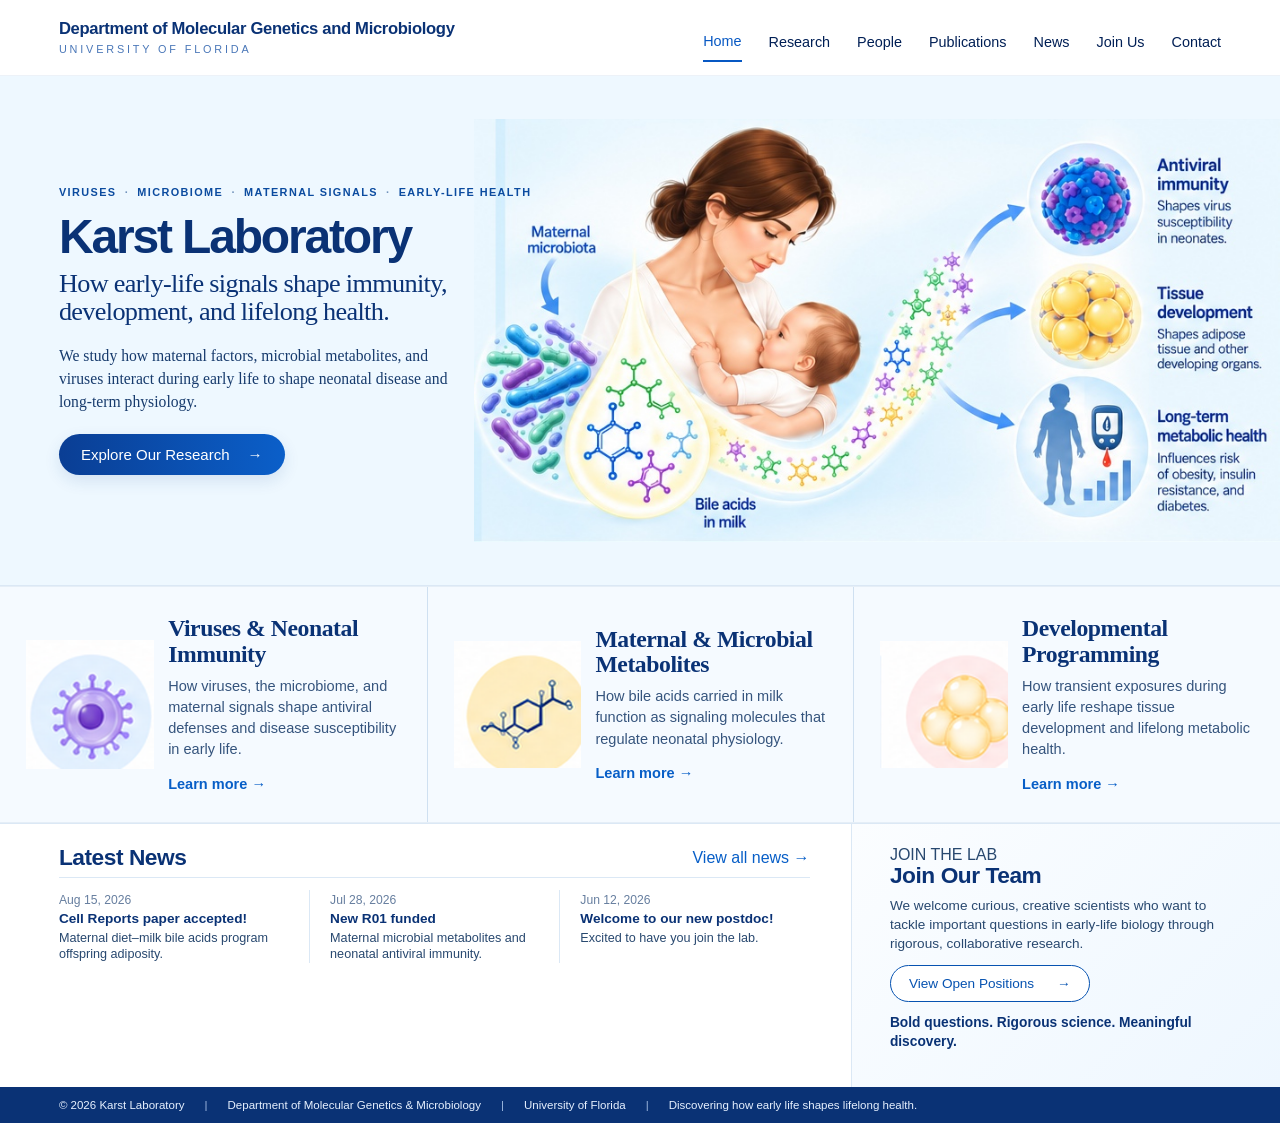
<file: index.html>
<!doctype html>
<html lang="en">
<head>
  <meta charset="utf-8">
  <meta name="viewport" content="width=device-width, initial-scale=1">
  <title>Karst Laboratory | University of Florida</title>
  <meta name="description" content="The Karst Laboratory studies how maternal factors, microbial metabolites, and viruses interact during early life to shape neonatal disease, tissue development, and long-term metabolic health.">
  <link rel="stylesheet" href="styles.css">
  <link rel="stylesheet" href="home-exact.css">
</head>

<body class="home-page">
<header class="site-header">
  <div class="brand">
    <a href="index.html" class="brand-name">Department of Molecular Genetics and Microbiology</a>
    <div class="brand-subtitle">UNIVERSITY OF FLORIDA</div>
  </div>

  <nav aria-label="Main navigation">
    <a class="active" href="index.html">Home</a>
    <a href="research.html">Research</a>
    <a href="people.html">People</a>
    <a href="publications.html">Publications</a>
    <a href="news.html">News</a>
    <a href="join.html">Join Us</a>
    <a href="contact.html">Contact</a>
  </nav>
</header>

<main>
  <section class="lab-hero">
    <div class="lab-hero-copy">
      <div class="hero-kicker">VIRUSES <span>·</span> MICROBIOME <span>·</span> MATERNAL SIGNALS <span>·</span> EARLY-LIFE HEALTH</div>
      <h1>Karst Laboratory</h1>
      <h2>How early-life signals shape immunity, development, and lifelong health.</h2>
      <p>We study how maternal factors, microbial metabolites, and viruses interact during early life to shape neonatal disease and long-term physiology.</p>
      <a class="button" href="research.html">Explore Our Research <span>→</span></a>
    </div>

    <div class="lab-hero-art">
      <img src="assets/home-hero-polished.jpg"
           alt="Maternal microbiota and bile acids in milk shape antiviral immunity, adipose tissue development, and long-term metabolic health.">
    </div>
  </section>

  <section class="home-research" aria-labelledby="research-heading">
    <div class="home-section-intro">
      <div>
        <div class="eyebrow">OUR RESEARCH</div>
        <h2 id="research-heading">From early-life signals to lifelong health</h2>
      </div>
      <a href="research.html" class="section-link">Learn more about our research →</a>
    </div>

    <div class="home-research-grid">
      <article class="home-research-card">
        <div class="home-card-image virus-card-image">
          <img src="assets/icon-virus.png" alt="Nonenveloped norovirus virion">
        </div>
        <div class="home-card-copy">
          <h3>Viruses &amp; Neonatal Immunity</h3>
          <p>How viruses, the microbiome, and maternal signals shape antiviral defenses and disease susceptibility in early life.</p>
          <a href="research.html#immunity">Learn more →</a>
        </div>
      </article>

      <article class="home-research-card">
        <div class="home-card-image">
          <img src="assets/icon-bile-acid.png" alt="Bile acid chemical structure">
        </div>
        <div class="home-card-copy">
          <h3>Maternal &amp; Microbial Metabolites</h3>
          <p>How bile acids carried in milk function as signaling molecules that regulate neonatal physiology.</p>
          <a href="research.html#bile-acids">Learn more →</a>
        </div>
      </article>

      <article class="home-research-card">
        <div class="home-card-image">
          <img src="assets/icon-adipocytes.png" alt="Adipose tissue">
        </div>
        <div class="home-card-copy">
          <h3>Developmental Programming</h3>
          <p>How transient exposures during early life reshape tissue development and lifelong metabolic health.</p>
          <a href="research.html#programming">Learn more →</a>
        </div>
      </article>
    </div>
  </section>

  <section class="home-lower">
    <div class="news-panel home-news">
      <div class="section-heading">
        <h2>Latest News</h2>
        <a href="news.html">View all news →</a>
      </div>

      <div class="news-items">
        <article>
          <span class="date">Aug 15, 2026</span>
          <h4>Cell Reports paper accepted!</h4>
          <p>Maternal diet–milk bile acids program offspring adiposity.</p>
        </article>

        <article>
          <span class="date">Jul 28, 2026</span>
          <h4>New R01 funded</h4>
          <p>Maternal microbial metabolites and neonatal antiviral immunity.</p>
        </article>

        <article>
          <span class="date">Jun 12, 2026</span>
          <h4>Welcome to our new postdoc!</h4>
          <p>Excited to have you join the lab.</p>
        </article>
      </div>
    </div>

    <aside class="join-panel home-join">
      <div class="eyebrow">JOIN THE LAB</div>
      <h2>Join Our Team</h2>
      <p>We welcome curious, creative scientists who want to tackle important questions in early-life biology through rigorous, collaborative research.</p>
      <a class="button outline-button" href="join.html">View Open Positions <span>→</span></a>
      <p class="tagline"><strong>Bold questions. Rigorous science. Meaningful discovery.</strong></p>
    </aside>
  </section>
</main>

<footer>
  <span>© 2026 Karst Laboratory</span>
  <span>Department of Molecular Genetics &amp; Microbiology</span>
  <span>University of Florida</span>
  <span class="footer-tagline">Discovering how early life shapes lifelong health.</span>
</footer>
</body>
</html>
</file>
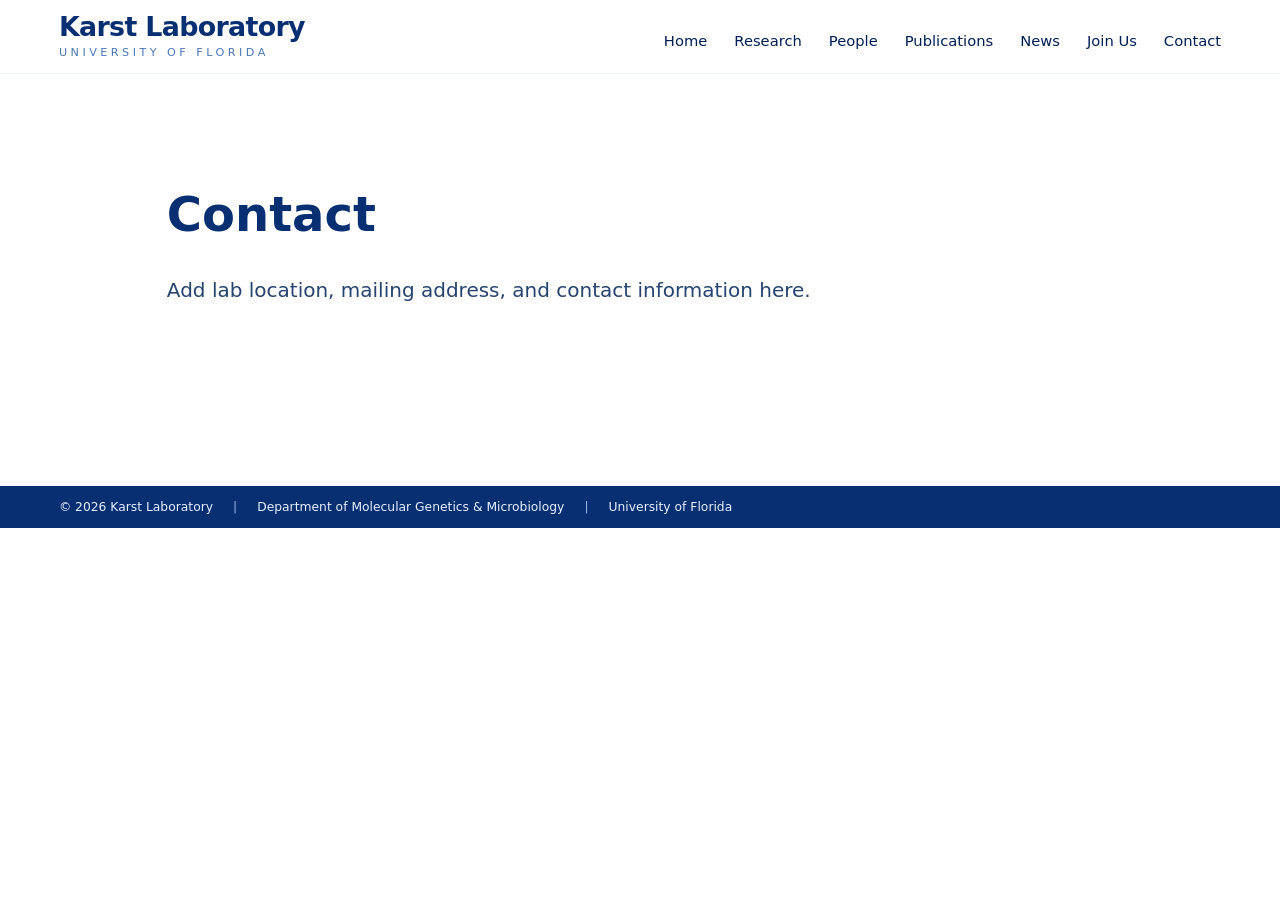
<file: contact.html>
<!doctype html>
<html lang="en"><head>
<meta charset="utf-8"><meta name="viewport" content="width=device-width,initial-scale=1">
<title>Contact | Karst Laboratory</title><link rel="stylesheet" href="styles.css">
</head><body>
<header class="site-header">
<div class="brand"><a href="index.html" class="brand-name">Karst Laboratory</a>
<div class="brand-subtitle">UNIVERSITY OF FLORIDA</div></div>
<nav><a href="index.html">Home</a><a href="research.html">Research</a><a href="people.html">People</a><a href="publications.html">Publications</a><a href="news.html">News</a><a href="join.html">Join Us</a><a href="contact.html">Contact</a></nav>
</header>
<main style="max-width:1100px;margin:0 auto;padding:80px 6vw 160px">
<h1 style="font-size:3rem;color:#082f72">Contact</h1>
<p style="font-size:1.25rem;line-height:1.6">Add lab location, mailing address, and contact information here.</p>
</main>
<footer><span>© 2026 Karst Laboratory</span><span>Department of Molecular Genetics &amp; Microbiology</span><span>University of Florida</span></footer>
</body></html>
</file>
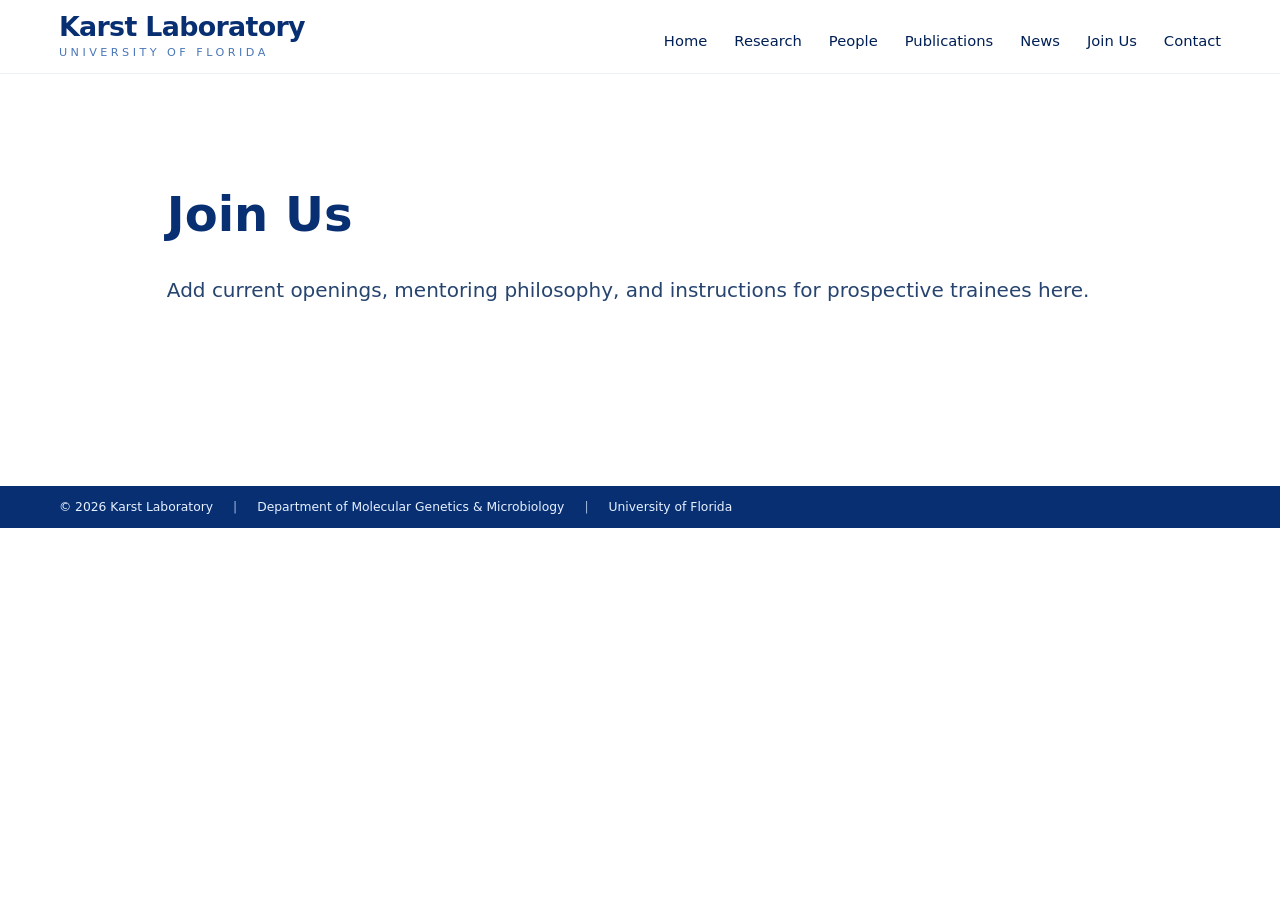
<file: join.html>
<!doctype html>
<html lang="en"><head>
<meta charset="utf-8"><meta name="viewport" content="width=device-width,initial-scale=1">
<title>Join Us | Karst Laboratory</title><link rel="stylesheet" href="styles.css">
</head><body>
<header class="site-header">
<div class="brand"><a href="index.html" class="brand-name">Karst Laboratory</a>
<div class="brand-subtitle">UNIVERSITY OF FLORIDA</div></div>
<nav><a href="index.html">Home</a><a href="research.html">Research</a><a href="people.html">People</a><a href="publications.html">Publications</a><a href="news.html">News</a><a href="join.html">Join Us</a><a href="contact.html">Contact</a></nav>
</header>
<main style="max-width:1100px;margin:0 auto;padding:80px 6vw 160px">
<h1 style="font-size:3rem;color:#082f72">Join Us</h1>
<p style="font-size:1.25rem;line-height:1.6">Add current openings, mentoring philosophy, and instructions for prospective trainees here.</p>
</main>
<footer><span>© 2026 Karst Laboratory</span><span>Department of Molecular Genetics &amp; Microbiology</span><span>University of Florida</span></footer>
</body></html>
</file>
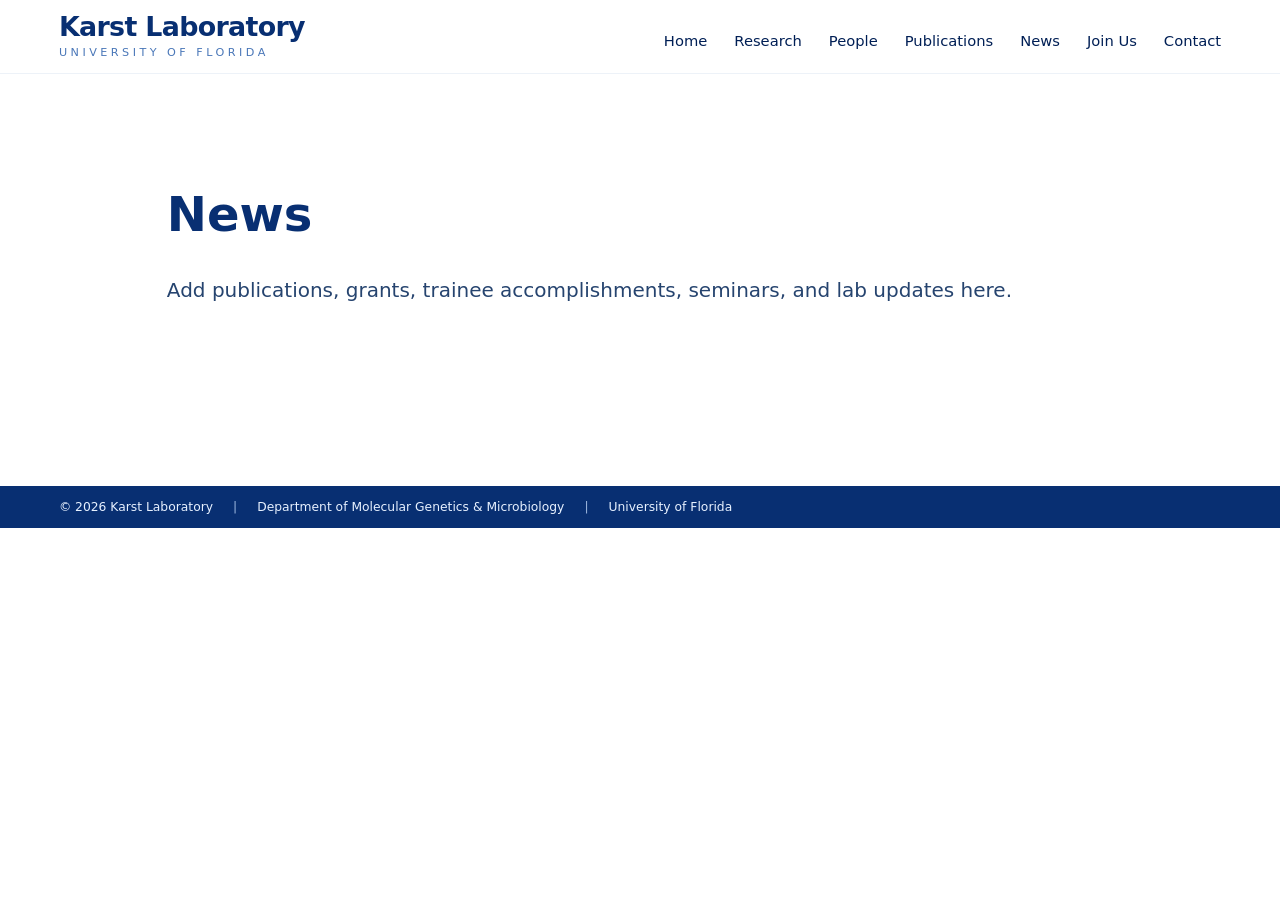
<file: news.html>
<!doctype html>
<html lang="en"><head>
<meta charset="utf-8"><meta name="viewport" content="width=device-width,initial-scale=1">
<title>News | Karst Laboratory</title><link rel="stylesheet" href="styles.css">
</head><body>
<header class="site-header">
<div class="brand"><a href="index.html" class="brand-name">Karst Laboratory</a>
<div class="brand-subtitle">UNIVERSITY OF FLORIDA</div></div>
<nav><a href="index.html">Home</a><a href="research.html">Research</a><a href="people.html">People</a><a href="publications.html">Publications</a><a href="news.html">News</a><a href="join.html">Join Us</a><a href="contact.html">Contact</a></nav>
</header>
<main style="max-width:1100px;margin:0 auto;padding:80px 6vw 160px">
<h1 style="font-size:3rem;color:#082f72">News</h1>
<p style="font-size:1.25rem;line-height:1.6">Add publications, grants, trainee accomplishments, seminars, and lab updates here.</p>
</main>
<footer><span>© 2026 Karst Laboratory</span><span>Department of Molecular Genetics &amp; Microbiology</span><span>University of Florida</span></footer>
</body></html>
</file>
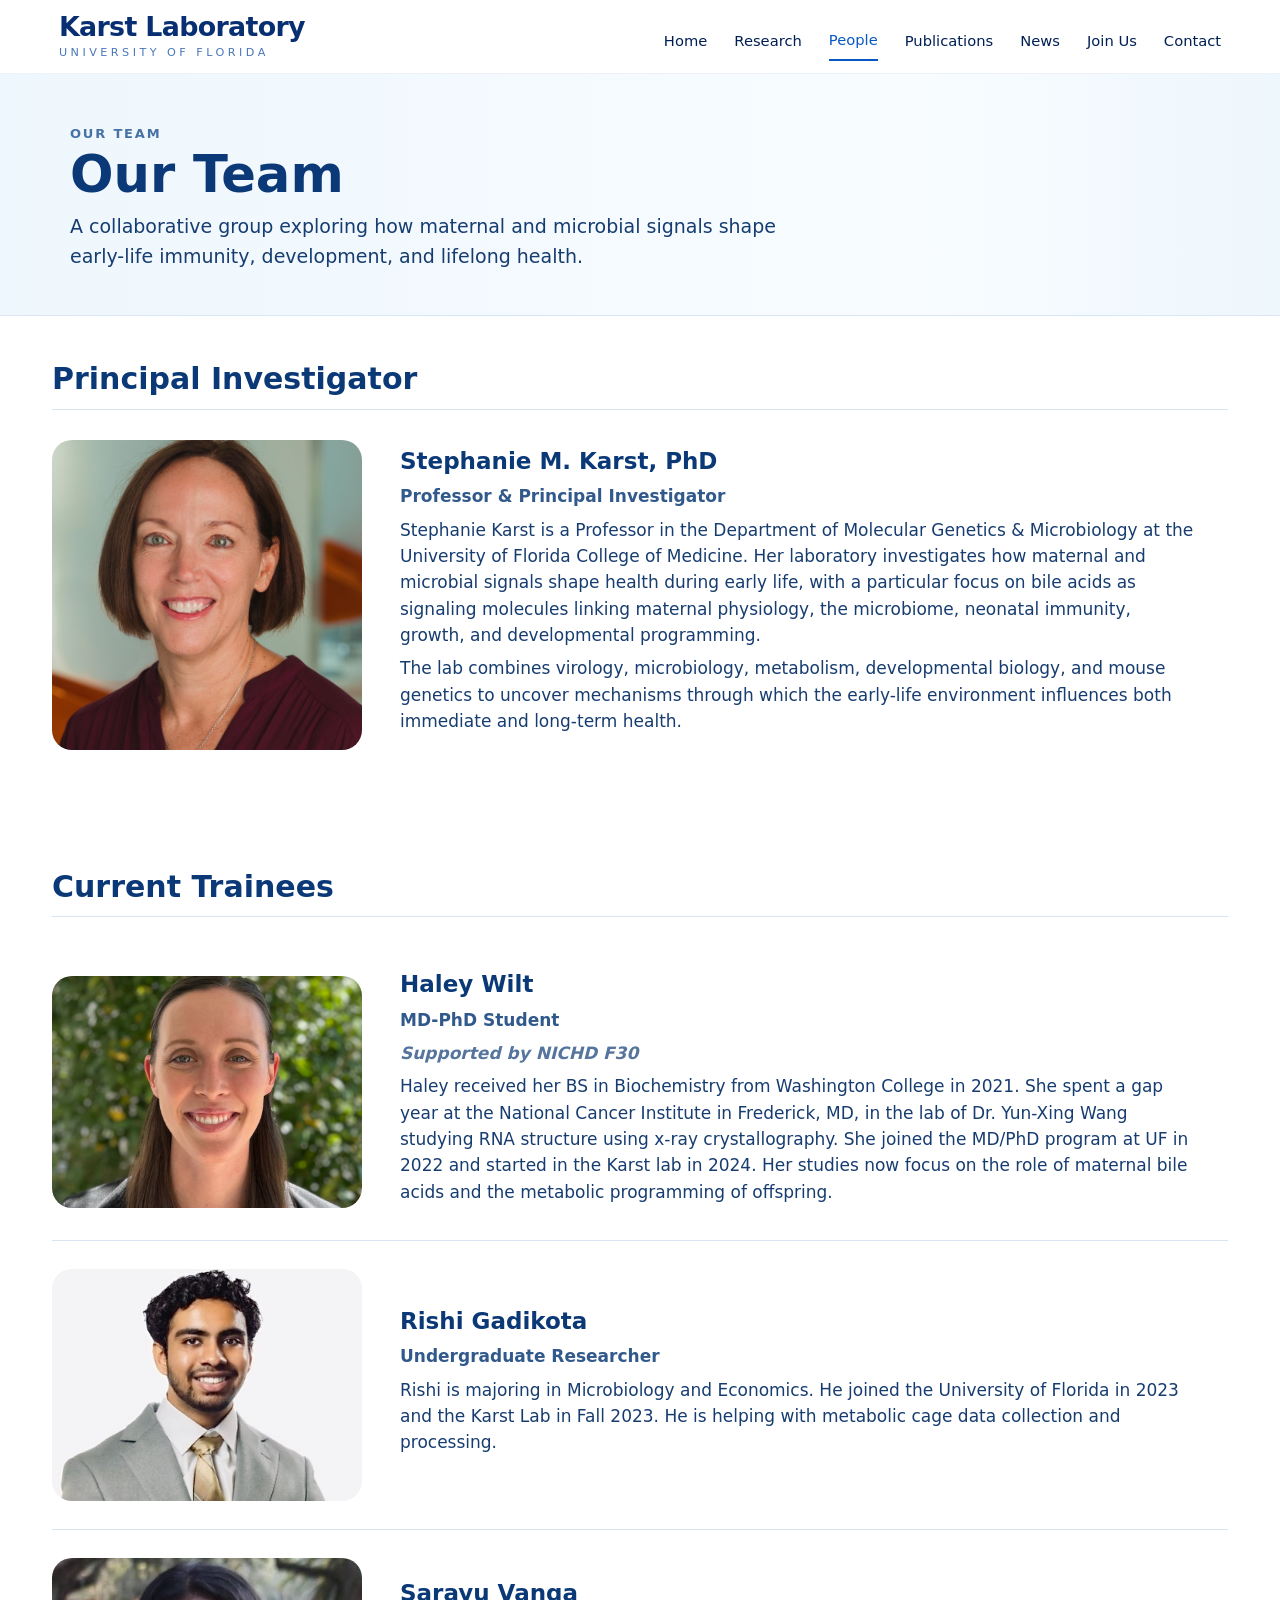
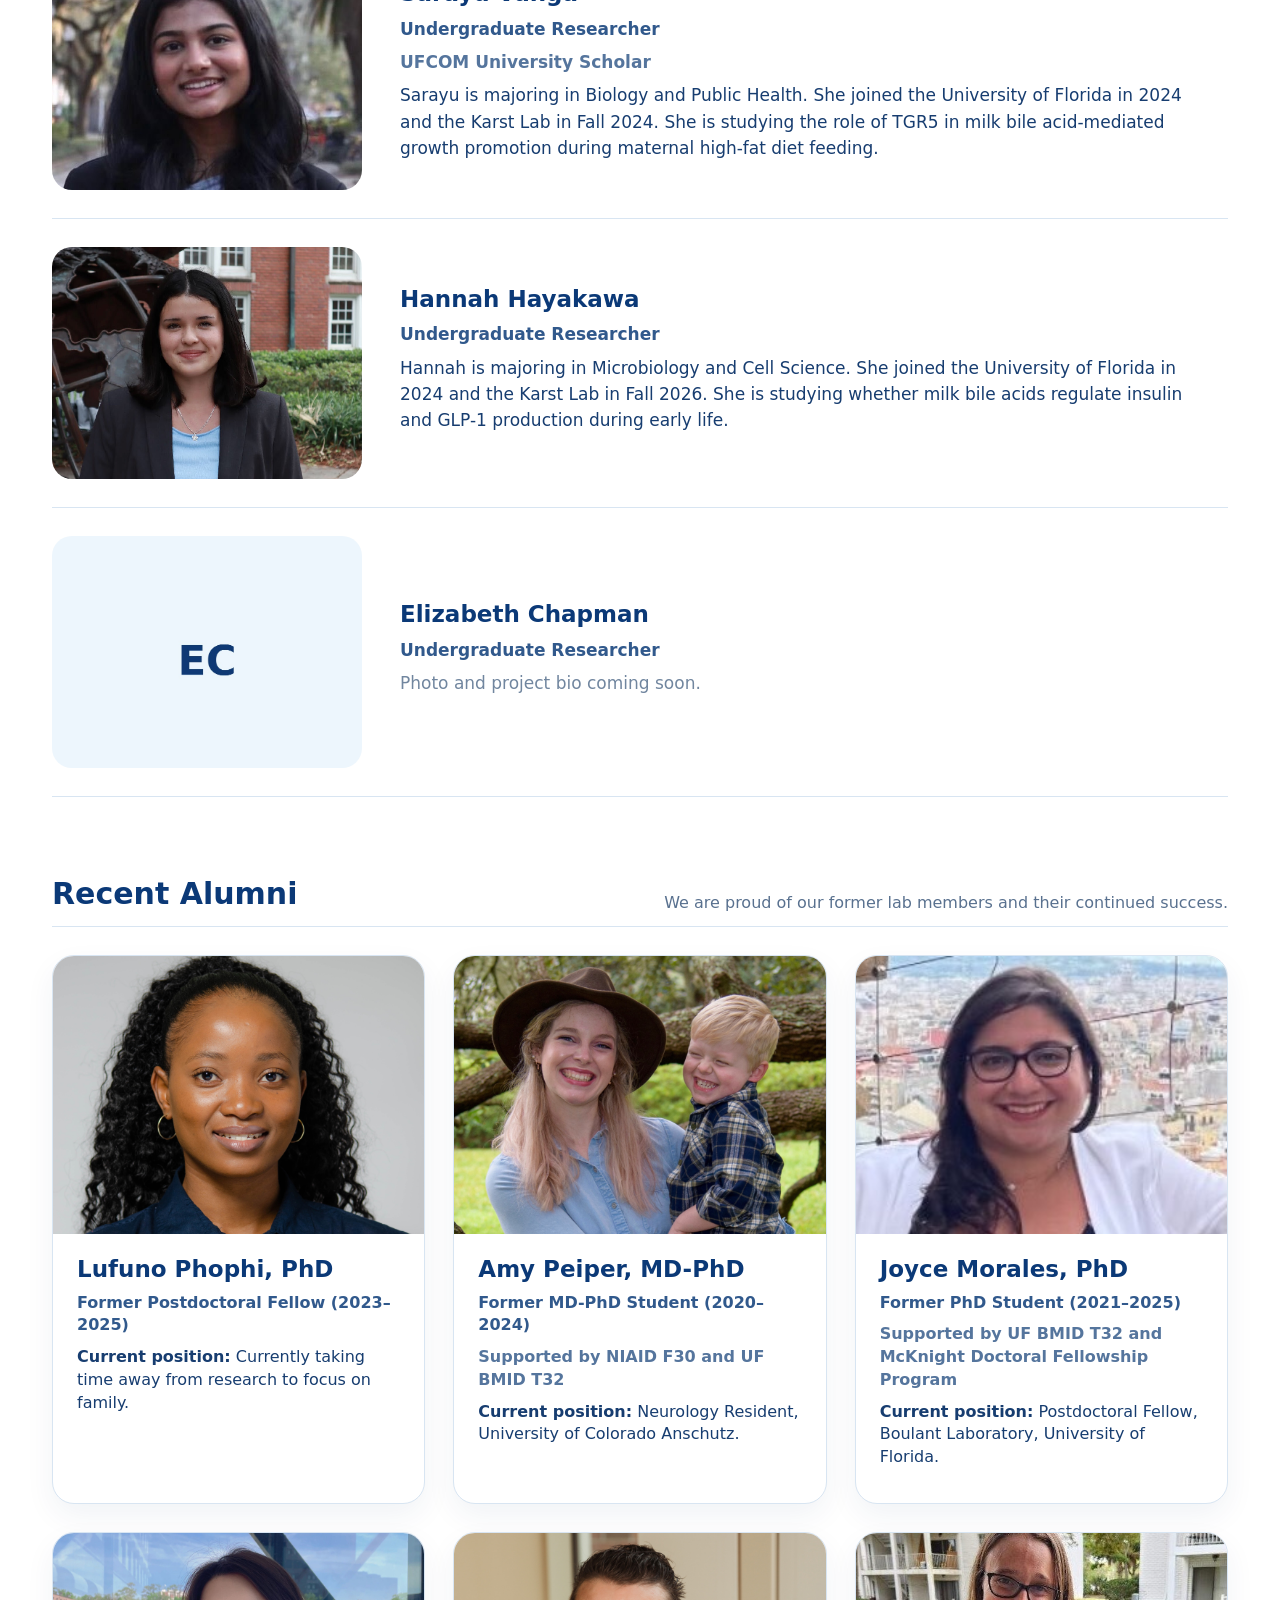
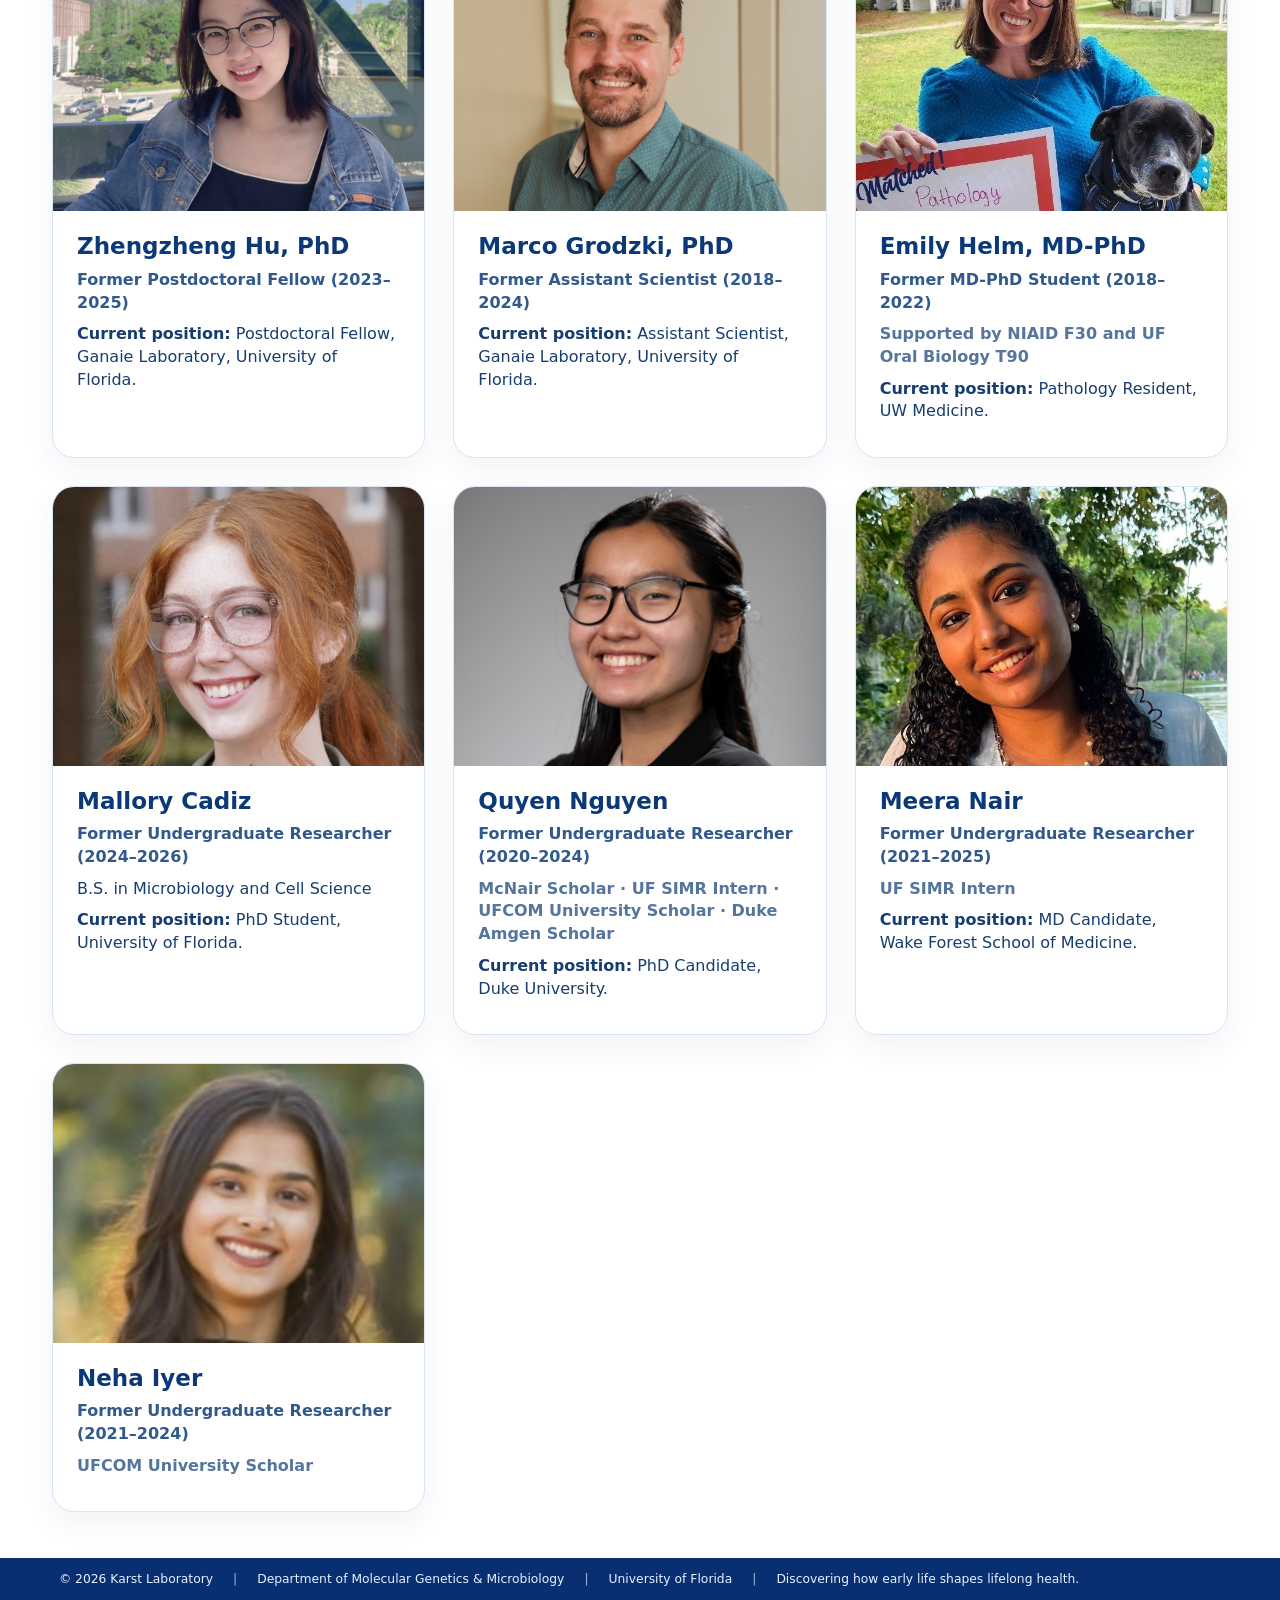
<file: people.html>
<!doctype html>
<html lang="en">
<head>
  <meta charset="utf-8">
  <meta name="viewport" content="width=device-width, initial-scale=1">
  <title>People | Karst Laboratory</title>
  <meta name="description" content="Meet the current members and alumni of the Karst Laboratory at the University of Florida.">
  <link rel="stylesheet" href="styles.css">
  <link rel="stylesheet" href="people.css">
</head>
<body>
<header class="site-header">
  <div class="brand">
    <a href="index.html" class="brand-name">Karst Laboratory</a>
    <div class="brand-subtitle">UNIVERSITY OF FLORIDA</div>
  </div>
  <nav aria-label="Main navigation">
    <a href="index.html">Home</a>
    <a href="research.html">Research</a>
    <a class="active" href="people.html">People</a>
    <a href="publications.html">Publications</a>
    <a href="news.html">News</a>
    <a href="join.html">Join Us</a>
    <a href="contact.html">Contact</a>
  </nav>
</header>

<main class="people-page">
  <section class="people-hero">
    <p class="eyebrow">OUR TEAM</p>
    <h1>Our Team</h1>
    <p>A collaborative group exploring how maternal and microbial signals shape early-life immunity, development, and lifelong health.</p>
  </section>

  <section class="people-section">
    <h2>Principal Investigator</h2>
    <article class="current-row pi-row">
      <img src="assets/stephanie-karst.jpg" alt="Stephanie M. Karst">
      <div>
        <h3>Stephanie M. Karst, PhD</h3>
        <p class="role">Professor &amp; Principal Investigator</p>
        <p>Stephanie Karst is a Professor in the Department of Molecular Genetics &amp; Microbiology at the University of Florida College of Medicine. Her laboratory investigates how maternal and microbial signals shape health during early life, with a particular focus on bile acids as signaling molecules linking maternal physiology, the microbiome, neonatal immunity, growth, and developmental programming.</p>
        <p>The lab combines virology, microbiology, metabolism, developmental biology, and mouse genetics to uncover mechanisms through which the early-life environment influences both immediate and long-term health.</p>
      </div>
    </article>
  </section>

  <section class="people-section">
    <h2>Current Trainees</h2>
    <div class="current-list">
      <article class="current-row">
        <img src="assets/haley-wilt.jpg" alt="Haley Wilt">
        <div>
          <h3>Haley Wilt</h3>
          <p class="role">MD-PhD Student</p>
          <p class="support"><em>Supported by NICHD F30</em></p>
          <p>Haley received her BS in Biochemistry from Washington College in 2021. She spent a gap year at the National Cancer Institute in Frederick, MD, in the lab of Dr. Yun-Xing Wang studying RNA structure using x-ray crystallography. She joined the MD/PhD program at UF in 2022 and started in the Karst lab in 2024. Her studies now focus on the role of maternal bile acids and the metabolic programming of offspring.</p>
        </div>
      </article>

      <article class="current-row">
        <img src="assets/rishi-gadikota.jpg" alt="Rishi Gadikota">
        <div>
          <h3>Rishi Gadikota</h3>
          <p class="role">Undergraduate Researcher</p>
          <p>Rishi is majoring in Microbiology and Economics. He joined the University of Florida in 2023 and the Karst Lab in Fall 2023. He is helping with metabolic cage data collection and processing.</p>
        </div>
      </article>

      <article class="current-row">
        <img src="assets/sarayu-vanga.jpg" alt="Sarayu Vanga">
        <div>
          <h3>Sarayu Vanga</h3>
          <p class="role">Undergraduate Researcher</p>
          <p class="support">UFCOM University Scholar</p>
          <p>Sarayu is majoring in Biology and Public Health. She joined the University of Florida in 2024 and the Karst Lab in Fall 2024. She is studying the role of TGR5 in milk bile acid-mediated growth promotion during maternal high-fat diet feeding.</p>
        </div>
      </article>

      <article class="current-row">
        <img src="assets/hannah-hayakawa.jpg" alt="Hannah Hayakawa">
        <div>
          <h3>Hannah Hayakawa</h3>
          <p class="role">Undergraduate Researcher</p>
          <p>Hannah is majoring in Microbiology and Cell Science. She joined the University of Florida in 2024 and the Karst Lab in Fall 2026. She is studying whether milk bile acids regulate insulin and GLP-1 production during early life.</p>
        </div>
      </article>

      <article class="current-row">
        <img src="assets/elizabeth-chapman.jpg" alt="Placeholder for Elizabeth Chapman">
        <div>
          <h3>Elizabeth Chapman</h3>
          <p class="role">Undergraduate Researcher</p>
          <p class="placeholder-copy">Photo and project bio coming soon.</p>
        </div>
      </article>
    </div>
  </section>

  <section class="people-section alumni-section">
    <div class="alumni-title">
      <h2>Recent Alumni</h2>
      <p>We are proud of our former lab members and their continued success.</p>
    </div>

    <div class="alumni-grid">
      <article class="alumni-card">
        <img src="assets/lufuno-phophi.jpg" alt="Lufuno Phophi">
        <div class="alumni-copy">
          <h3>Lufuno Phophi, PhD</h3>
          <p class="role">Former Postdoctoral Fellow (2023–2025)</p>
          <p><strong>Current position:</strong> Currently taking time away from research to focus on family.</p>
        </div>
      </article>

      <article class="alumni-card">
        <img src="assets/amy-peiper.jpg" alt="Amy Peiper">
        <div class="alumni-copy">
          <h3>Amy Peiper, MD-PhD</h3>
          <p class="role">Former MD-PhD Student (2020–2024)</p>
          <p class="support">Supported by NIAID F30 and UF BMID T32</p>
          <p><strong>Current position:</strong> Neurology Resident, University of Colorado Anschutz.</p>
        </div>
      </article>

      <article class="alumni-card">
        <img src="assets/joyce-morales.jpg" alt="Joyce Morales">
        <div class="alumni-copy">
          <h3>Joyce Morales, PhD</h3>
          <p class="role">Former PhD Student (2021–2025)</p>
          <p class="support">Supported by UF BMID T32 and McKnight Doctoral Fellowship Program</p>
          <p><strong>Current position:</strong> Postdoctoral Fellow, Boulant Laboratory, University of Florida.</p>
        </div>
      </article>

      <article class="alumni-card">
        <img src="assets/zhengzheng-hu.jpg" alt="Zhengzheng Hu">
        <div class="alumni-copy">
          <h3>Zhengzheng Hu, PhD</h3>
          <p class="role">Former Postdoctoral Fellow (2023–2025)</p>
          <p><strong>Current position:</strong> Postdoctoral Fellow, Ganaie Laboratory, University of Florida.</p>
        </div>
      </article>

      <article class="alumni-card">
        <img src="assets/marco-grodzki.jpg" alt="Marco Grodzki">
        <div class="alumni-copy">
          <h3>Marco Grodzki, PhD</h3>
          <p class="role">Former Assistant Scientist (2018–2024)</p>
          <p><strong>Current position:</strong> Assistant Scientist, Ganaie Laboratory, University of Florida.</p>
        </div>
      </article>

      <article class="alumni-card">
        <img src="assets/emily-helm.jpg" alt="Emily Helm">
        <div class="alumni-copy">
          <h3>Emily Helm, MD-PhD</h3>
          <p class="role">Former MD-PhD Student (2018–2022)</p>
          <p class="support">Supported by NIAID F30 and UF Oral Biology T90</p>
          <p><strong>Current position:</strong> Pathology Resident, UW Medicine.</p>
        </div>
      </article>

      <article class="alumni-card">
        <img src="assets/mallory-cadiz.jpg" alt="Mallory Cadiz">
        <div class="alumni-copy">
          <h3>Mallory Cadiz</h3>
          <p class="role">Former Undergraduate Researcher (2024–2026)</p>
          <p>B.S. in Microbiology and Cell Science</p>
          <p><strong>Current position:</strong> PhD Student, University of Florida.</p>
        </div>
      </article>

      <article class="alumni-card">
        <img src="assets/quyen-nguyen.jpg" alt="Quyen Nguyen">
        <div class="alumni-copy">
          <h3>Quyen Nguyen</h3>
          <p class="role">Former Undergraduate Researcher (2020–2024)</p>
          <p class="support">McNair Scholar · UF SIMR Intern · UFCOM University Scholar · Duke Amgen Scholar</p>
          <p><strong>Current position:</strong> PhD Candidate, Duke University.</p>
        </div>
      </article>

      <article class="alumni-card">
        <img src="assets/meera-nair.jpg" alt="Meera Nair">
        <div class="alumni-copy">
          <h3>Meera Nair</h3>
          <p class="role">Former Undergraduate Researcher (2021–2025)</p>
          <p class="support">UF SIMR Intern</p>
          <p><strong>Current position:</strong> MD Candidate, Wake Forest School of Medicine.</p>
        </div>
      </article>

      <article class="alumni-card">
        <img src="assets/neha-iyer.jpg" alt="Neha Iyer">
        <div class="alumni-copy">
          <h3>Neha Iyer</h3>
          <p class="role">Former Undergraduate Researcher (2021–2024)</p>
          <p class="support">UFCOM University Scholar</p>
        </div>
      </article>

    </div>
  </section>
</main>

<footer>
  <span>© 2026 Karst Laboratory</span>
  <span>Department of Molecular Genetics &amp; Microbiology</span>
  <span>University of Florida</span>
  <span class="footer-tagline">Discovering how early life shapes lifelong health.</span>
</footer>
</body>
</html>
</file>
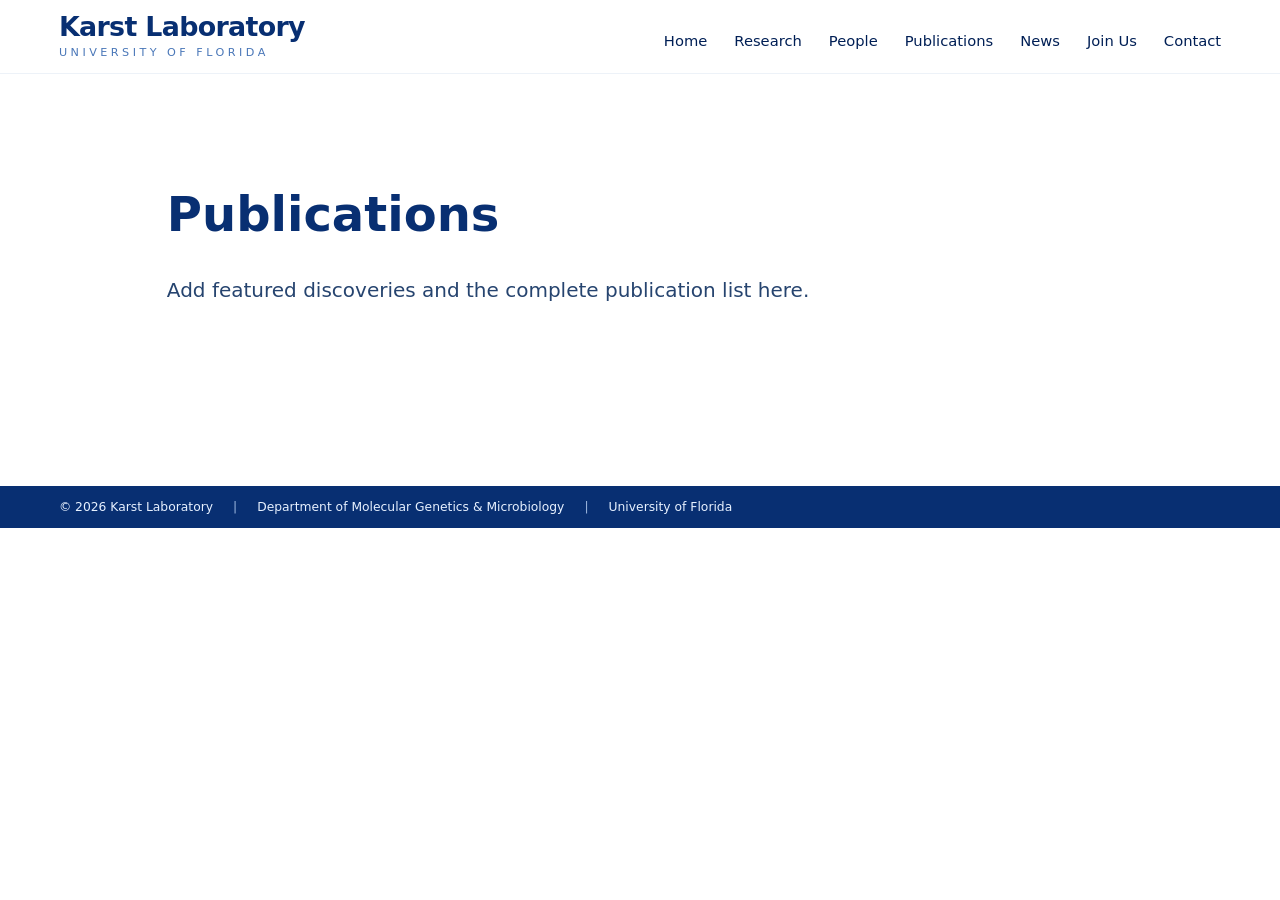
<file: publications.html>
<!doctype html>
<html lang="en"><head>
<meta charset="utf-8"><meta name="viewport" content="width=device-width,initial-scale=1">
<title>Publications | Karst Laboratory</title><link rel="stylesheet" href="styles.css">
</head><body>
<header class="site-header">
<div class="brand"><a href="index.html" class="brand-name">Karst Laboratory</a>
<div class="brand-subtitle">UNIVERSITY OF FLORIDA</div></div>
<nav><a href="index.html">Home</a><a href="research.html">Research</a><a href="people.html">People</a><a href="publications.html">Publications</a><a href="news.html">News</a><a href="join.html">Join Us</a><a href="contact.html">Contact</a></nav>
</header>
<main style="max-width:1100px;margin:0 auto;padding:80px 6vw 160px">
<h1 style="font-size:3rem;color:#082f72">Publications</h1>
<p style="font-size:1.25rem;line-height:1.6">Add featured discoveries and the complete publication list here.</p>
</main>
<footer><span>© 2026 Karst Laboratory</span><span>Department of Molecular Genetics &amp; Microbiology</span><span>University of Florida</span></footer>
</body></html>
</file>
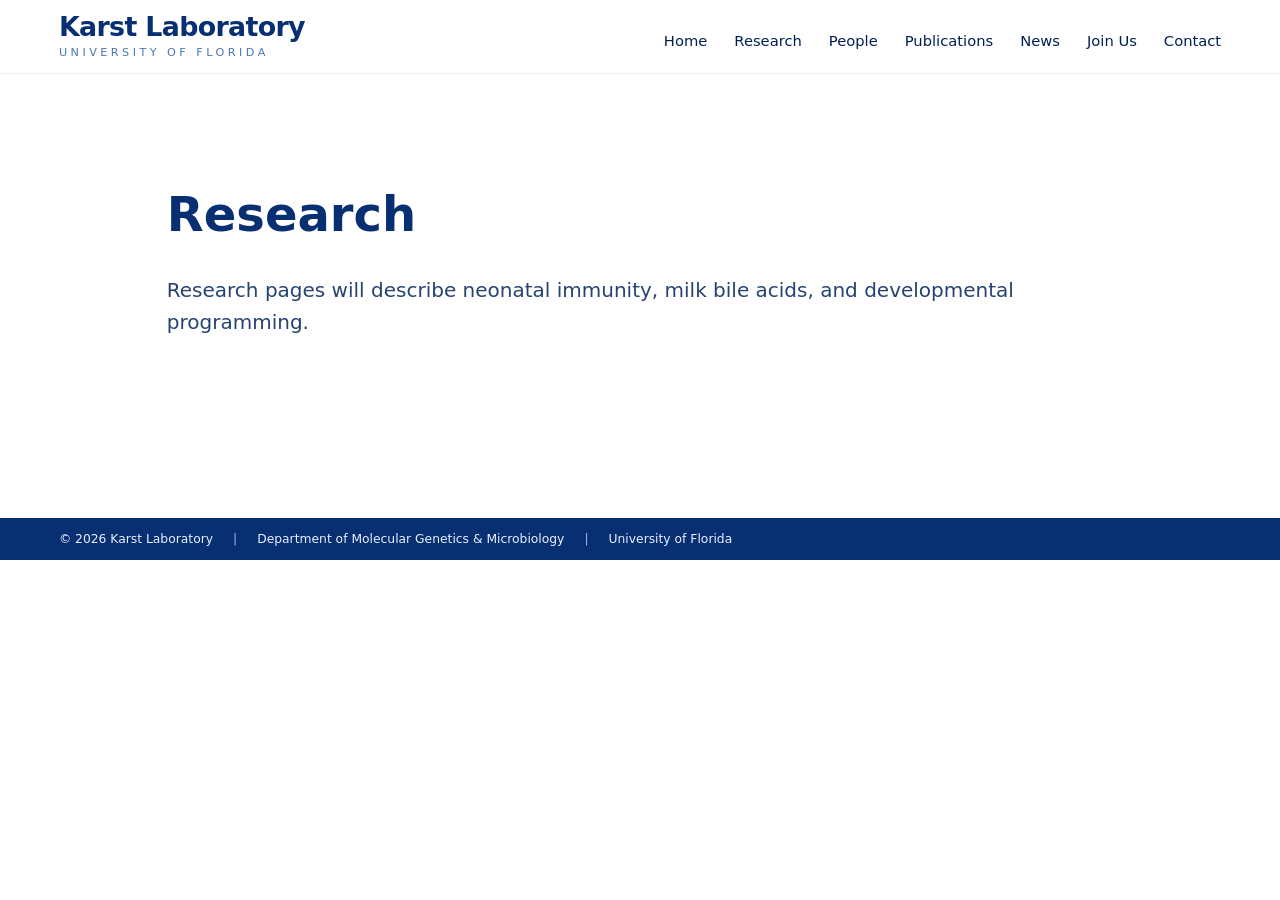
<file: research.html>
<!doctype html>
<html lang="en"><head>
<meta charset="utf-8"><meta name="viewport" content="width=device-width,initial-scale=1">
<title>Research | Karst Laboratory</title><link rel="stylesheet" href="styles.css">
</head><body>
<header class="site-header">
<div class="brand"><a href="index.html" class="brand-name">Karst Laboratory</a>
<div class="brand-subtitle">UNIVERSITY OF FLORIDA</div></div>
<nav><a href="index.html">Home</a><a href="research.html">Research</a><a href="people.html">People</a><a href="publications.html">Publications</a><a href="news.html">News</a><a href="join.html">Join Us</a><a href="contact.html">Contact</a></nav>
</header>
<main style="max-width:1100px;margin:0 auto;padding:80px 6vw 160px">
<h1 style="font-size:3rem;color:#082f72">Research</h1>
<p style="font-size:1.25rem;line-height:1.6">Research pages will describe neonatal immunity, milk bile acids, and developmental programming.</p>
</main>
<footer><span>© 2026 Karst Laboratory</span><span>Department of Molecular Genetics &amp; Microbiology</span><span>University of Florida</span></footer>
</body></html>
</file>
<file: styles.css>
:root{
  --navy:#082f72;
  --blue:#0b56bd;
  --text:#26446f;
  --muted:#667e9f;
  --line:#d7e6f6;
  --light:#f5fbff;
  --white:#ffffff;
}

*{box-sizing:border-box}
html{scroll-behavior:smooth}
body{
  margin:0;
  font-family:Inter,ui-sans-serif,system-ui,-apple-system,BlinkMacSystemFont,"Segoe UI",sans-serif;
  color:var(--text);
  background:#fff;
}

a{color:var(--blue);text-decoration:none}
a:hover{text-decoration:underline}

.site-header{
  min-height:74px;
  display:flex;
  align-items:center;
  justify-content:space-between;
  gap:32px;
  padding:9px 4.6vw;
  border-bottom:1px solid #edf2f8;
  background:rgba(255,255,255,.98);
  position:sticky;
  top:0;
  z-index:30;
}

.brand-name{
  display:block;
  color:var(--navy);
  font-size:clamp(1.55rem,2.1vw,2.2rem);
  line-height:1;
  font-weight:750;
  letter-spacing:-.025em;
}

.brand-name:hover{text-decoration:none}

.brand-subtitle{
  margin-top:5px;
  color:#4a77b8;
  font-size:.7rem;
  letter-spacing:.31em;
}

nav{
  display:flex;
  align-items:center;
  gap:27px;
  flex-wrap:wrap;
}

nav a{
  color:#001f55;
  font-size:.92rem;
  padding:19px 0 11px;
}

nav a.active{
  color:#0758c3;
  border-bottom:2px solid #0758c3;
}

.hero{
  display:grid;
  grid-template-columns:39% 61%;
  min-height:430px;
  background:
    radial-gradient(circle at 13% 45%,rgba(222,240,255,.88),transparent 33%),
    linear-gradient(108deg,#fbfdff 0%,#f7fbff 45%,#eaf5ff 100%);
  border-bottom:1px solid var(--line);
  overflow:hidden;
}

.hero-copy{
  align-self:center;
  padding:50px 2vw 48px 5.2vw;
  z-index:2;
}

.hero h1{
  margin:0;
  color:var(--navy);
  font-size:clamp(2.8rem,3.7vw,4.5rem);
  line-height:.98;
  letter-spacing:-.045em;
  font-weight:760;
}

.hero-rule{
  width:100%;
  height:2px;
  margin:21px 0 17px;
  background:linear-gradient(90deg,#75a7ed,rgba(117,167,237,.18));
}

.hero h2{
  margin:0 0 25px;
  color:var(--navy);
  font-size:clamp(1.65rem,2.15vw,2.45rem);
  line-height:1.13;
  letter-spacing:-.02em;
  font-weight:720;
}

.button{
  display:inline-flex;
  align-items:center;
  gap:23px;
  border-radius:999px;
  padding:13px 24px;
  background:linear-gradient(90deg,#0a3e94,#0b5fc9);
  color:#fff;
  font-size:1rem;
  box-shadow:0 6px 16px rgba(21,75,145,.12);
}

.button:hover{
  text-decoration:none;
  filter:brightness(1.04);
}

.hero-art{
  min-width:0;
  display:flex;
  align-items:center;
  justify-content:center;
  overflow:hidden;
}

.hero-art img{
  width:100%;
  height:100%;
  object-fit:contain;
  object-position:center center;
  display:block;
}

.research-grid{
  display:grid;
  grid-template-columns:repeat(3,1fr);
  padding:20px 4.6vw;
  background:#fff;
  border-bottom:1px solid var(--line);
}

.research-card{
  display:grid;
  grid-template-columns:80px 1fr;
  gap:18px;
  padding:8px 28px 8px 0;
  align-items:start;
}

.research-card + .research-card{
  border-left:1px solid var(--line);
  padding-left:28px;
}

.icon{
  width:72px;
  height:72px;
  border-radius:50%;
  display:flex;
  align-items:center;
  justify-content:center;
  font-size:2rem;
  font-weight:500;
}

.immune{background:#dceaff;color:#2054b6}
.bile{background:#fff0c9;color:#204a7e}
.dev{background:#ffe0e5;color:#c74966}

.research-card h3{
  margin:1px 0 5px;
  color:var(--navy);
  font-size:1rem;
  text-transform:uppercase;
  letter-spacing:.01em;
}

.research-card p{
  margin:0 0 7px;
  line-height:1.38;
  font-size:.92rem;
}

.research-card a{
  font-weight:650;
  font-size:.92rem;
}

.lower-grid{
  display:grid;
  grid-template-columns:1.38fr .82fr;
}

.news-panel{
  padding:18px 3.5vw 24px 4.6vw;
  border-right:1px solid var(--line);
}

.section-heading{
  display:flex;
  align-items:center;
  justify-content:space-between;
  gap:25px;
  padding-bottom:8px;
  border-bottom:1px solid var(--line);
}

.section-heading h2,
.join-panel h2{
  margin:0;
  color:var(--navy);
  font-size:1.65rem;
}

.news-items{
  display:grid;
  grid-template-columns:repeat(3,1fr);
  margin-top:14px;
}

.news-items article{
  padding:0 20px 0 0;
}

.news-items article + article{
  border-left:1px solid var(--line);
  padding-left:20px;
}

.date{
  font-size:.76rem;
  color:var(--muted);
}

.news-items h4{
  margin:3px 0 4px;
  color:var(--navy);
  font-size:.91rem;
}

.news-items p{
  margin:0;
  line-height:1.3;
  font-size:.83rem;
}

.join-panel{
  padding:18px 4.6vw 24px 2.8vw;
  background:linear-gradient(135deg,#fff 0%,#f5faff 100%);
}

.join-panel p{
  max-width:520px;
  margin:10px 0 12px;
  line-height:1.42;
  font-size:.92rem;
}

.join-panel .button{
  margin-top:0;
}

.tagline{
  margin-top:14px!important;
  color:var(--navy);
  font-style:normal;
  font-size:1rem!important;
}

footer{
  display:flex;
  align-items:center;
  gap:20px;
  flex-wrap:wrap;
  padding:14px 4.6vw;
  background:var(--navy);
  color:#e7f1ff;
  font-size:.77rem;
}

footer span + span:before{
  content:"|";
  margin-right:20px;
  color:#9eb8df;
}

.footer-tagline{
  margin-left:0;
  font-style:normal;
}

@media (max-width:1000px){
  .site-header{
    align-items:flex-start;
    flex-direction:column;
  }

  nav{
    gap:18px;
  }

  nav a{
    padding:4px 0 9px;
  }

  .hero{
    grid-template-columns:1fr;
  }

  .hero-copy{
    padding:46px 6vw 24px;
  }

  .hero-art{
    min-height:360px;
  }

  .research-grid{
    grid-template-columns:1fr;
  }

  .research-card + .research-card{
    border-left:0;
    border-top:1px solid var(--line);
    padding-left:0;
    padding-top:22px;
  }

  .lower-grid{
    grid-template-columns:1fr;
  }

  .news-panel{
    border-right:0;
    border-bottom:1px solid var(--line);
  }

  .footer-tagline{
    margin-left:0;
  }
}

@media (max-width:650px){
  .research-card{
    grid-template-columns:64px 1fr;
  }

  .icon{
    width:58px;
    height:58px;
    font-size:1.7rem;
  }

  .news-items{
    grid-template-columns:1fr;
  }

  .news-items article + article{
    border-left:0;
    border-top:1px solid var(--line);
    padding:15px 0 0;
    margin-top:15px;
  }
}

/* Polished homepage overrides */
.hero-art img{
  object-fit:contain !important;
  object-position:center center !important;
}
.footer-tagline{
  margin-left:0 !important;
  font-style:normal !important;
}
.tagline{
  font-style:normal !important;
}

/* Final hero and research-icon refinements */
.hero-art{
  padding-left:0;
  background:#eef8ff;
}
.hero-art img{
  width:100%;
  height:100%;
  object-fit:contain !important;
  object-position:left center !important;
  display:block;
}
.icon.image-icon{
  overflow:hidden;
  padding:0;
  background:transparent;
}
.icon.image-icon img{
  width:100%;
  height:100%;
  object-fit:cover;
  border-radius:50%;
  display:block;
}

/* Standalone hero artwork: preserve full illustration */
.hero-art{
  overflow:hidden;
  background:#eef8ff;
}
.hero-art img{
  width:100%;
  height:100%;
  object-fit:contain !important;
  object-position:center center !important;
  display:block;
}

/* Final alignment refinements */
.hero-art{
  overflow:visible !important;
  background:#eef8ff;
}
.hero-art img{
  width:calc(100% + 18px) !important;
  max-width:none !important;
  height:100% !important;
  object-fit:contain !important;
  object-position:left center !important;
  transform:translateX(-18px);
  display:block;
}

.icon.image-icon{
  width:72px;
  height:72px;
  overflow:visible !important;
  background:transparent !important;
  padding:0 !important;
}
.icon.image-icon img{
  width:72px !important;
  height:72px !important;
  object-fit:contain !important;
  border-radius:50%;
  display:block;
}

@media (max-width:650px){
  .icon.image-icon,
  .icon.image-icon img{
    width:58px !important;
    height:58px !important;
  }
}
</file>
<file: home-exact.css>
/* KARST LAB HOMEPAGE — exact return to the earlier reference layout
   The only intentional identity change is the department name in the header. */

.home-page{
  --navy:#0a3275;
  --blue:#075ec7;
  --text:#28486f;
  --line:#dbe8f5;
  --hero:#eef8ff;
  font-family: Arial, Helvetica, sans-serif;
}

/* HEADER */
.home-page .site-header{
  min-height:76px;
  padding:10px 4.6vw;
  background:#fff;
  position:sticky;
  top:0;
  z-index:50;
}

.home-page .site-header .brand-name{
  font-family:Arial,Helvetica,sans-serif;
  font-size:1.04rem;
  line-height:1.12;
  font-weight:750;
  letter-spacing:-.02em;
  max-width:455px;
}

.home-page .brand-subtitle{
  margin-top:5px;
  font-size:.68rem;
  letter-spacing:.26em;
}

.home-page nav{
  gap:27px;
}

.home-page nav a{
  font-size:.9rem;
}

/* HERO — one color, one continuous box */
.home-page .lab-hero{
  display:grid;
  grid-template-columns:37% 63%;
  min-height:510px;
  background:var(--hero);
  border-bottom:1px solid var(--line);
  overflow:hidden;
}

.home-page .lab-hero-copy{
  display:flex;
  flex-direction:column;
  justify-content:center;
  padding:38px 18px 38px 4.6vw;
  background:transparent;
  border:0;
  position:relative;
  z-index:2;
}

.home-page .hero-kicker{
  margin-bottom:15px;
  color:#0b4b9f;
  font-size:.68rem;
  font-weight:750;
  letter-spacing:.13em;
  white-space:nowrap;
}

.home-page .hero-kicker span{
  color:#7192bb;
  padding:0 .34em;
}

/* Smaller so Karst Laboratory stays on one line */
.home-page .lab-hero h1{
  margin:0 0 10px;
  color:var(--navy);
  font-family:Arial,Helvetica,sans-serif;
  font-size:clamp(3rem,3.75vw,4.15rem);
  line-height:.98;
  font-weight:780;
  letter-spacing:-.045em;
  white-space:nowrap;
}

/* Reduced subtitle to match the reference proportions */
.home-page .lab-hero h2{
  margin:0 0 17px;
  max-width:570px;
  color:var(--navy);
  font-family:Georgia,"Times New Roman",serif;
  font-size:clamp(1.62rem,2.05vw,2.15rem);
  line-height:1.09;
  font-weight:500;
  letter-spacing:-.025em;
}

.home-page .lab-hero-copy > p{
  margin:0 0 21px;
  max-width:560px;
  color:#173b6d;
  font-family:Georgia,"Times New Roman",serif;
  font-size:.98rem;
  line-height:1.48;
}

.home-page .lab-hero .button{
  align-self:flex-start;
  padding:12px 22px;
  font-size:.94rem;
  gap:18px;
}

.home-page .lab-hero-art{
  display:flex;
  align-items:center;
  justify-content:center;
  min-width:0;
  overflow:hidden;
  background:var(--hero);
  padding:0;
}

.home-page .lab-hero-art img{
  width:100%;
  height:100%;
  object-fit:contain;
  object-position:center center;
  display:block;
}

/* MIDDLE RESEARCH AREA — one continuous box with internal dividers */
.home-page .home-research{
  padding:0;
  margin:0;
  background:#fff;
  border-bottom:1px solid var(--line);
}

.home-page .home-section-intro{
  display:none;
}

.home-page .home-research-grid{
  display:grid;
  grid-template-columns:repeat(3,minmax(0,1fr));
  gap:0;
  margin:0;
  background:#f5faff;
  border-top:1px solid #e5eef7;
  border-bottom:1px solid #e5eef7;
}

.home-page .home-research-card{
  display:grid;
  grid-template-columns:38% 62%;
  align-items:center;
  min-height:235px;
  overflow:hidden;
  border:0;
  border-radius:0;
  background:#f5faff;
  box-shadow:none;
}

.home-page .home-research-card + .home-research-card{
  border-left:1px solid #cfe0f1;
}

.home-page .home-card-image{
  height:100%;
  min-height:235px;
  display:flex;
  align-items:center;
  justify-content:center;
  padding:22px 8px 22px 26px;
  background:transparent;
}

.home-page .home-card-image img{
  width:100%;
  height:100%;
  max-width:135px;
  max-height:135px;
  object-fit:contain;
  display:block;
}

.home-page .virus-card-image img{
  max-width:145px;
  max-height:145px;
}

.home-page .home-card-copy{
  padding:24px 24px 24px 6px;
}

.home-page .home-card-copy h3{
  margin:0 0 9px;
  color:var(--navy);
  font-family:Georgia,"Times New Roman",serif;
  font-size:1.48rem;
  line-height:1.06;
  font-weight:600;
  letter-spacing:-.018em;
}

.home-page .home-card-copy p{
  margin:0 0 14px;
  min-height:auto;
  color:#35547d;
  font-size:.91rem;
  line-height:1.46;
}

.home-page .home-card-copy a{
  font-size:.91rem;
  font-weight:700;
}

/* LOWER SECTION — preserve the compact reference feel */
.home-page .home-lower{
  display:grid;
  grid-template-columns:1.55fr .78fr;
  background:#fff;
}

.home-page .home-news{
  padding:22px 3.2vw 24px 4.6vw;
  border-right:1px solid var(--line);
}

.home-page .home-join{
  padding:22px 4.6vw 24px 3vw;
  background:linear-gradient(135deg,#fbfdff 0%,#eef7ff 100%);
}

.home-page .section-heading{
  padding-bottom:7px;
}

.home-page .section-heading h2,
.home-page .home-join h2{
  font-size:1.42rem;
  line-height:1.05;
  font-weight:760;
  letter-spacing:-.02em;
}

.home-page .news-items{
  margin-top:12px;
}

.home-page .news-items article{
  min-height:72px;
}

.home-page .news-items h4{
  font-size:.85rem;
}

.home-page .news-items p{
  font-size:.79rem;
  line-height:1.3;
}

.home-page .home-join > p:not(.tagline){
  margin:8px 0 12px;
  font-size:.85rem;
  line-height:1.4;
}

.home-page .home-join .outline-button{
  background:#fff;
  color:#0753b1;
  border:1.5px solid #0753b1;
  box-shadow:none;
  padding:10px 18px;
  font-size:.85rem;
}

.home-page .tagline{
  margin-top:12px!important;
  font-size:.86rem!important;
  line-height:1.35;
}

.home-page footer{
  padding-top:12px;
  padding-bottom:12px;
  font-size:.72rem;
}

/* RESPONSIVE */
@media (max-width:1180px){
  .home-page .lab-hero{
    grid-template-columns:40% 60%;
  }
  .home-page .lab-hero h1{
    font-size:3rem;
  }
}

@media (max-width:1020px){
  .home-page .site-header{
    flex-direction:column;
    align-items:flex-start;
  }

  .home-page .lab-hero{
    grid-template-columns:1fr;
    min-height:0;
  }

  .home-page .lab-hero-copy{
    padding:34px 6vw 22px;
  }

  .home-page .hero-kicker{
    white-space:normal;
  }

  .home-page .lab-hero h1{
    white-space:normal;
  }

  .home-page .lab-hero-art img{
    height:auto;
  }

  .home-page .home-research-grid{
    grid-template-columns:1fr;
  }

  .home-page .home-research-card + .home-research-card{
    border-left:0;
    border-top:1px solid #cfe0f1;
  }

  .home-page .home-lower{
    grid-template-columns:1fr;
  }

  .home-page .home-news{
    border-right:0;
    border-bottom:1px solid var(--line);
  }
}

@media (max-width:620px){
  .home-page .lab-hero h1{
    font-size:2.7rem;
  }

  .home-page .lab-hero h2{
    font-size:1.55rem;
  }

  .home-page .home-research-card{
    grid-template-columns:1fr;
    text-align:center;
  }

  .home-page .home-card-image{
    min-height:150px;
    padding:20px 20px 4px;
  }

  .home-page .home-card-copy{
    padding:8px 24px 22px;
  }
}
</file>
<file: people.css>
/* CLEAN PEOPLE PAGE — replaces all previous people-fix.css files.
   Images are pre-cropped assets; CSS does not zoom or reposition individual people. */

:root {
  --people-blue: #0b3977;
  --people-mid: #31598c;
  --people-line: #d8e5f2;
  --people-pale: #eef7fd;
  --people-text: #173d70;
}

.people-page { color: var(--people-text); }

.people-hero {
  padding: 52px max(5vw, 70px) 44px;
  background: linear-gradient(90deg, #eef7fd 0%, #f8fcff 72%, #eef7fd 100%);
  border-bottom: 1px solid var(--people-line);
}
.people-hero .eyebrow, .past-members .eyebrow {
  margin: 0 0 8px;
  font-size: 13px;
  font-weight: 800;
  letter-spacing: .14em;
  color: #4672a6;
}
.people-hero h1 {
  margin: 0 0 12px;
  color: var(--people-blue);
  font-size: clamp(40px, 4vw, 62px);
  line-height: 1;
}
.people-hero > p:last-child {
  max-width: 760px;
  margin: 0;
  font-size: 19px;
  line-height: 1.55;
}

.people-section {
  max-width: 1320px;
  margin: 0 auto;
  padding: 46px 52px;
}
.people-section > h2,
.alumni-title h2,
.past-members h2 {
  margin: 0 0 26px;
  color: var(--people-blue);
  font-size: 30px;
  line-height: 1.15;
}
.people-section > h2 {
  padding-bottom: 12px;
  border-bottom: 1px solid var(--people-line);
}

.current-list { display: grid; gap: 0; }
.current-row {
  display: grid;
  grid-template-columns: 310px minmax(0, 1fr);
  gap: 38px;
  align-items: center;
  padding: 28px 0;
  border-bottom: 1px solid var(--people-line);
}
.current-row img {
  width: 310px;
  height: 232px;
  display: block;
  object-fit: cover;
  border-radius: 20px;
}
.pi-row {
  padding-top: 4px;
  border-bottom: 0;
}
.pi-row img {
  width: 310px;
  height: 310px;
}
.current-row h3, .alumni-card h3 {
  margin: 0 0 8px;
  color: var(--people-blue);
  font-size: 23px;
  line-height: 1.2;
}
.current-row p {
  max-width: 800px;
  margin: 7px 0;
  font-size: 17px;
  line-height: 1.55;
}
.role {
  color: var(--people-mid);
  font-weight: 750;
}
.support {
  color: #55759d;
  font-weight: 650;
}
.placeholder-copy { color: #71869f; }

.alumni-section { padding-top: 34px; }
.alumni-title {
  display: flex;
  justify-content: space-between;
  align-items: end;
  gap: 24px;
  padding-bottom: 14px;
  margin-bottom: 28px;
  border-bottom: 1px solid var(--people-line);
}
.alumni-title h2 { margin: 0; }
.alumni-title p { margin: 0; color: #59718f; }

.alumni-grid {
  display: grid;
  grid-template-columns: repeat(3, minmax(0, 1fr));
  gap: 28px;
  align-items: stretch;
}
.alumni-card {
  overflow: hidden;
  border: 1px solid var(--people-line);
  border-radius: 22px;
  background: #fff;
  box-shadow: 0 12px 30px rgba(17, 57, 104, .06);
}
.alumni-card img {
  /* All source files are already exactly 4:3. No person-specific CSS. */
  width: 100%;
  aspect-ratio: 4 / 3;
  display: block;
  object-fit: cover;
}
.alumni-copy {
  padding: 22px 24px 25px;
}
.alumni-copy p {
  margin: 9px 0;
  font-size: 16px;
  line-height: 1.42;
}
.alumni-copy .role { margin-top: 4px; }

.past-members {
  max-width: 1216px;
  margin: 0 auto 50px;
  padding: 28px 34px;
  display: flex;
  justify-content: space-between;
  gap: 30px;
  align-items: center;
  border-radius: 20px;
  background: var(--people-pale);
}
.past-members h2 { margin: 0; }
.past-members > p { max-width: 620px; margin: 0; line-height: 1.5; }

@media (max-width: 900px) {
  .people-section { padding: 36px 24px; }
  .people-hero { padding: 40px 24px; }
  .current-row { grid-template-columns: 220px 1fr; gap: 24px; }
  .current-row img { width: 220px; height: 165px; }
  .pi-row img { width: 220px; height: 220px; }
  .alumni-grid { grid-template-columns: repeat(2, minmax(0, 1fr)); }
}
@media (max-width: 620px) {
  .current-row { grid-template-columns: 1fr; }
  .current-row img, .pi-row img {
    width: 100%;
    height: auto;
    aspect-ratio: 4 / 3;
  }
  .alumni-grid { grid-template-columns: 1fr; }
  .alumni-title, .past-members { display: block; }
  .alumni-title p { margin-top: 8px; }
  .past-members > p { margin-top: 14px; }
}

/* User-prepared 4:3 crops: display directly, with no per-person zoom or repositioning. */
.current-row img:not(.pi-row img),
.alumni-card img {
  object-position: center center !important;
}
</file>
